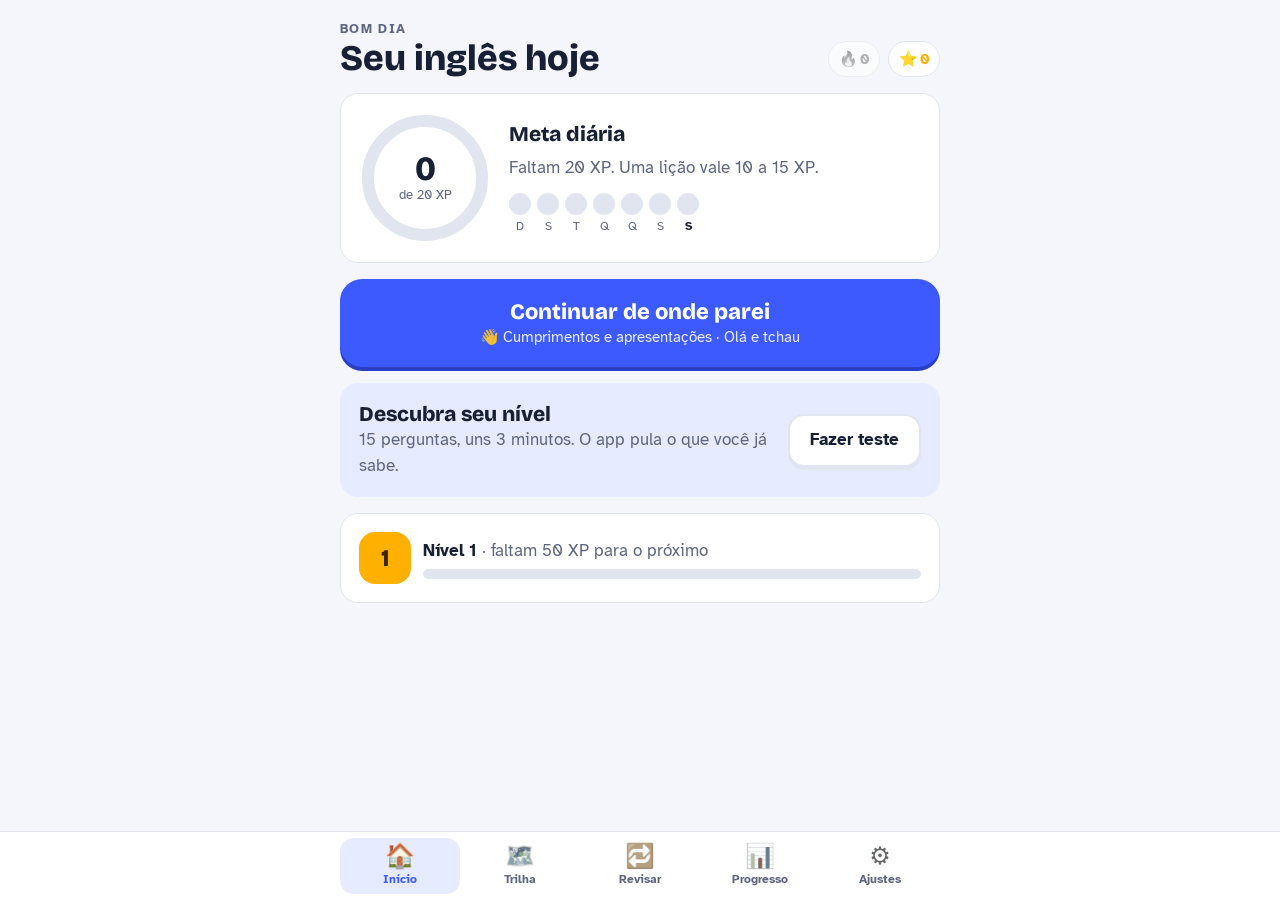
<file: index.html>
<!doctype html>
<html lang="pt-BR">
<head>
  <meta charset="utf-8">
  <meta name="viewport" content="width=device-width, initial-scale=1, viewport-fit=cover">
  <title>Speak Up</title>
  <meta name="description" content="Inglês com foco em conversação e pronúncia, gratuito e no seu aparelho.">
  <meta name="theme-color" content="#3d5afe">
  <link rel="manifest" href="manifest.webmanifest">
  <link rel="icon" href="icones/icone-192.png">
  <link rel="apple-touch-icon" href="icones/icone-192.png">
  <link rel="preconnect" href="https://fonts.googleapis.com">
  <link rel="preconnect" href="https://fonts.gstatic.com" crossorigin>
  <link rel="stylesheet" crossorigin href="https://fonts.googleapis.com/css2?family=Atkinson+Hyperlegible:wght@400;700&family=Bricolage+Grotesque:opsz,wght@12..96,600;12..96,800&family=Charis+SIL&display=swap">
  <link rel="stylesheet" href="css/app.css">
</head>
<body>
  <main id="tela" class="tela">
    <p class="suave" style="padding:24px 0">Carregando…</p>
  </main>
  <noscript>Este app precisa de JavaScript ligado.</noscript>
  <script type="module" src="js/principal.js"></script>
</body>
</html>
</file>
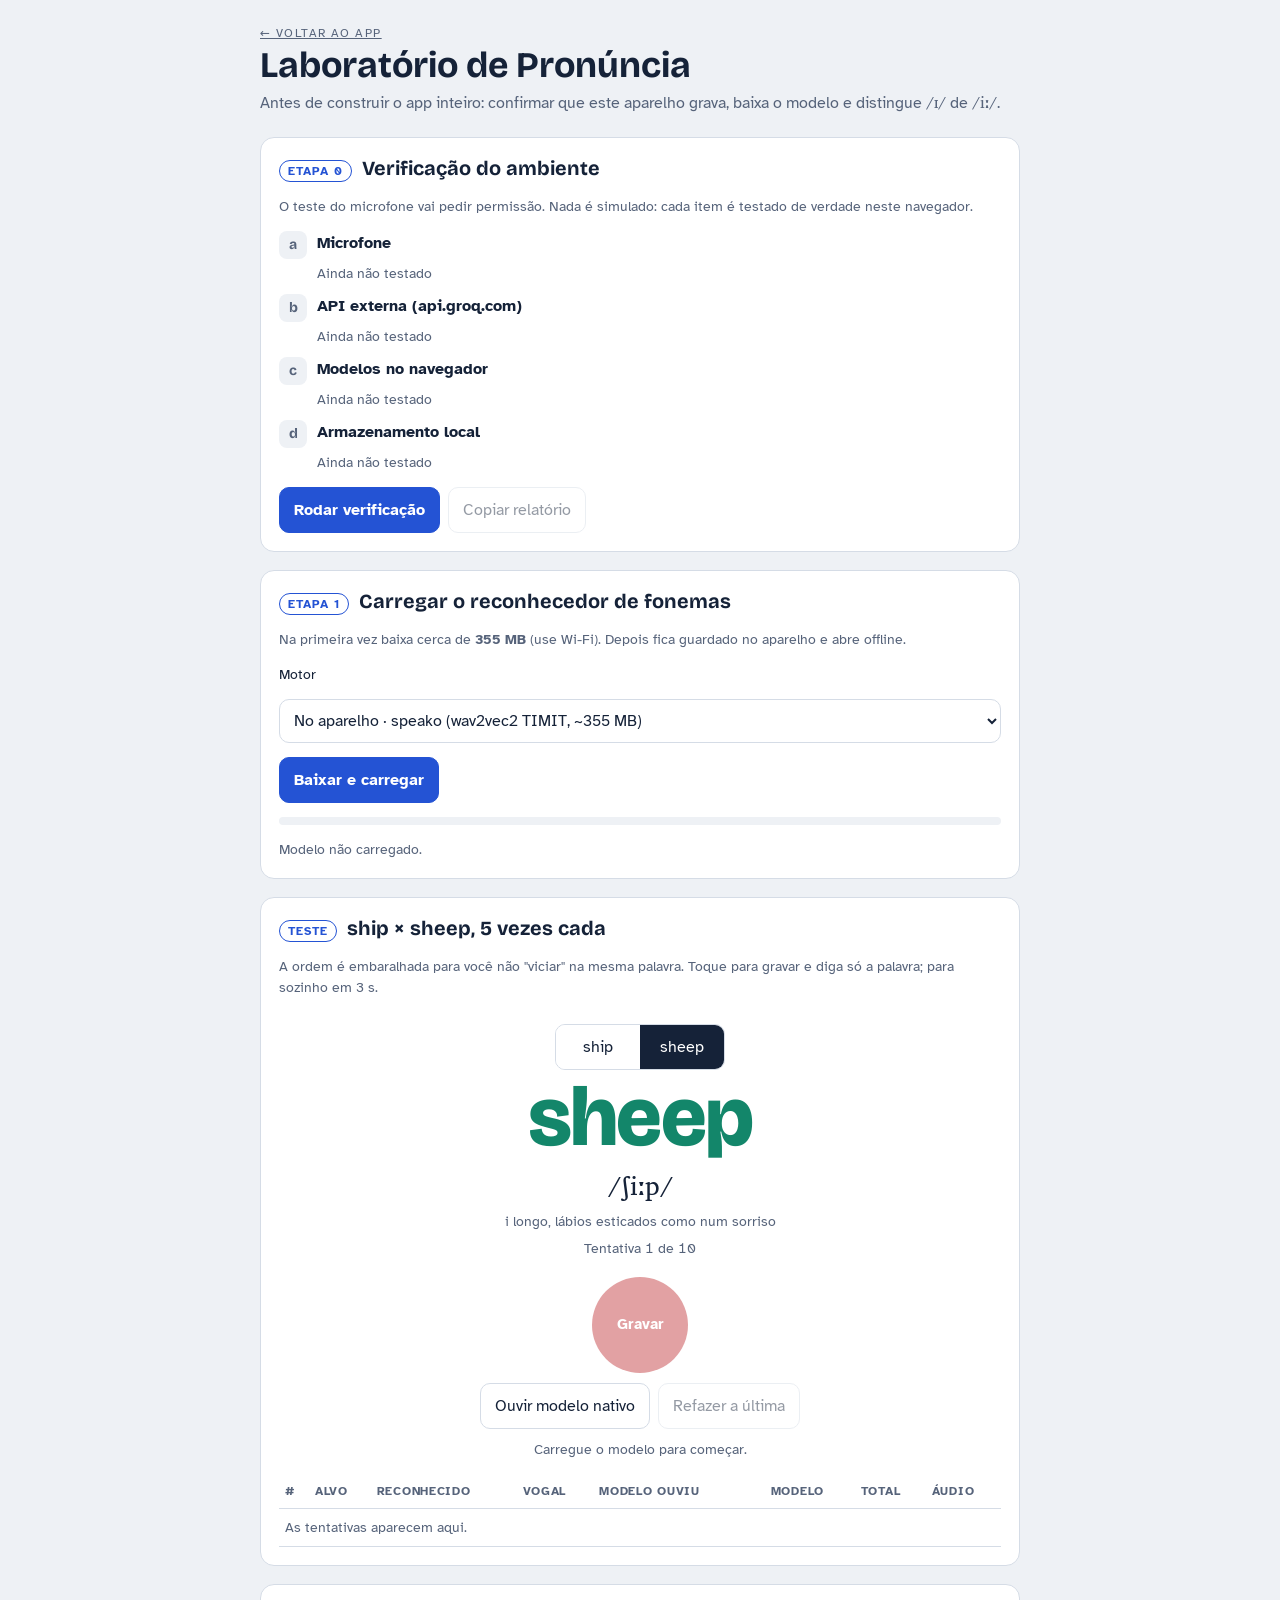
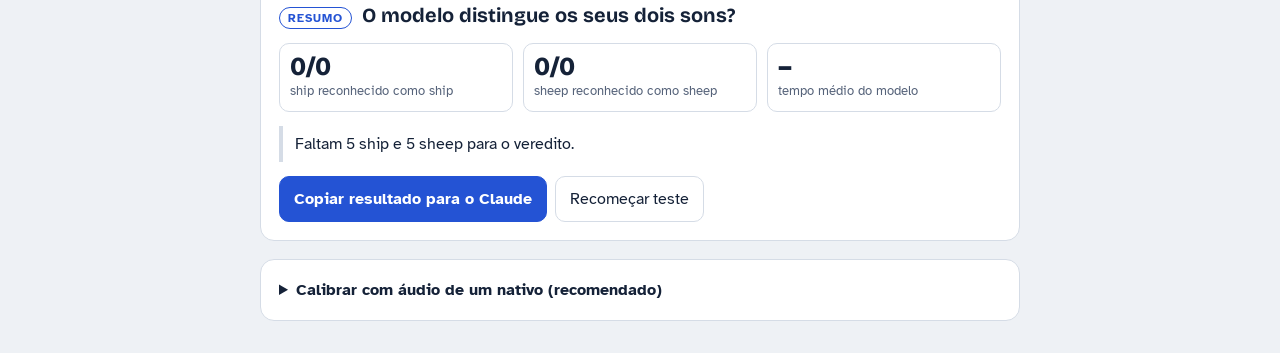
<file: laboratorio.html>
<!doctype html>
<html lang="pt-BR">
<head>
  <meta charset="utf-8">
  <meta name="viewport" content="width=device-width, initial-scale=1, viewport-fit=cover">
  <title>Laboratório de Pronúncia</title>
  <meta name="description" content="Diagnóstico do ambiente e teste de pronúncia ship × sheep com reconhecimento de fonemas no aparelho.">
  <meta name="theme-color" content="#2453d4">
  <link rel="manifest" href="manifest.webmanifest">
  <link rel="icon" href="icones/icone-192.png">
  <link rel="apple-touch-icon" href="icones/icone-192.png">
  <link rel="preconnect" href="https://fonts.googleapis.com">
  <link rel="preconnect" href="https://fonts.gstatic.com" crossorigin>
  <link rel="stylesheet" crossorigin href="https://fonts.googleapis.com/css2?family=Atkinson+Hyperlegible:wght@400;700&family=Bricolage+Grotesque:opsz,wght@12..96,700;12..96,800&family=Charis+SIL&display=swap">
  <link rel="stylesheet" href="css/estilo.css">
</head>
<body>
<main>
  <header class="topo">
    <a class="sobretitulo" href="./">← Voltar ao app</a>
    <h1>Laboratório de Pronúncia</h1>
    <p class="suave">Antes de construir o app inteiro: confirmar que este aparelho grava, baixa o modelo e distingue <span class="ipa">/ɪ/</span> de <span class="ipa">/iː/</span>.</p>
  </header>

  <!-- ETAPA 0 ---------------------------------------------------------->
  <section class="etapa" id="etapa0" aria-labelledby="t0">
    <div class="cabecalho-etapa"><span class="etiqueta">Etapa 0</span><h2 id="t0">Verificação do ambiente</h2></div>
    <p class="suave pequeno">O teste do microfone vai pedir permissão. Nada é simulado: cada item é testado de verdade neste navegador.</p>
    <ul class="lista-diag">
      <li id="d-mic"><span class="letra">a</span><span class="nome">Microfone</span><span class="det">Ainda não testado</span></li>
      <li id="d-api"><span class="letra">b</span><span class="nome">API externa (api.groq.com)</span><span class="det">Ainda não testado</span></li>
      <li id="d-mod"><span class="letra">c</span><span class="nome">Modelos no navegador</span><span class="det">Ainda não testado</span></li>
      <li id="d-arm"><span class="letra">d</span><span class="nome">Armazenamento local</span><span class="det">Ainda não testado</span></li>
    </ul>
    <div class="linha-botoes">
      <button class="primario" id="btn-diag">Rodar verificação</button>
      <button id="btn-copiar-diag" disabled>Copiar relatório</button>
    </div>
  </section>

  <!-- ETAPA 1A: modelo ------------------------------------------------->
  <section class="etapa" id="etapa1" aria-labelledby="t1">
    <div class="cabecalho-etapa"><span class="etiqueta">Etapa 1</span><h2 id="t1">Carregar o reconhecedor de fonemas</h2></div>
    <p class="suave pequeno">Na primeira vez baixa cerca de <b>355 MB</b> (use Wi-Fi). Depois fica guardado no aparelho e abre offline.</p>
    <label class="pequeno" for="sel-motor">Motor</label>
    <select id="sel-motor"></select>
    <div class="linha-botoes"><button class="primario" id="btn-carregar">Baixar e carregar</button></div>
    <div class="barra" aria-hidden="true"><i id="barra"></i></div>
    <p class="status" id="status-modelo">Modelo não carregado.</p>
  </section>

  <!-- ETAPA 1B: teste ship × sheep ------------------------------------->
  <section class="etapa" id="teste" aria-labelledby="t2">
    <div class="cabecalho-etapa"><span class="etiqueta">Teste</span><h2 id="t2">ship × sheep, 5 vezes cada</h2></div>
    <p class="suave pequeno">A ordem é embaralhada para você não "viciar" na mesma palavra. Toque para gravar e diga só a palavra; para sozinho em 3 s.</p>

    <div class="alvo" id="alvo" data-palavra="ship">
      <div class="seletor-alvo" role="group" aria-label="Palavra a falar">
        <button id="alvo-ship" aria-pressed="true">ship</button>
        <button id="alvo-sheep" aria-pressed="false">sheep</button>
      </div>
      <div class="palavra" id="alvo-palavra">ship</div>
      <div class="ipa" id="alvo-ipa">/ʃɪp/</div>
      <p class="suave pequeno" id="alvo-dica"></p>
      <span class="contador" id="contador">Tentativa 1 de 10</span>
    </div>

    <div class="gravar-area">
      <button class="botao-gravar" id="btn-gravar" disabled>Gravar</button>
      <div class="linha-botoes">
        <button id="btn-ouvir">Ouvir modelo nativo</button>
        <button id="btn-refazer" disabled>Refazer a última</button>
      </div>
      <p class="status" id="status-gravacao">Carregue o modelo para começar.</p>
    </div>

    <div class="tabela-rolagem">
      <table>
        <thead><tr><th>#</th><th>Alvo</th><th>Reconhecido</th><th>Vogal</th><th>Modelo ouviu</th><th></th><th>Modelo</th><th>Total</th><th>Áudio</th></tr></thead>
        <tbody id="corpo-tabela"><tr><td colspan="9" class="suave">As tentativas aparecem aqui.</td></tr></tbody>
      </table>
    </div>
  </section>

  <!-- RESUMO ---------------------------------------------------------->
  <section class="etapa" id="resumo" aria-labelledby="t3">
    <div class="cabecalho-etapa"><span class="etiqueta">Resumo</span><h2 id="t3">O modelo distingue os seus dois sons?</h2></div>
    <div class="placar">
      <div><b id="p-ship">0/0</b><span>ship reconhecido como ship</span></div>
      <div><b id="p-sheep">0/0</b><span>sheep reconhecido como sheep</span></div>
      <div><b id="p-tempo">–</b><span>tempo médio do modelo</span></div>
    </div>
    <p class="veredito" id="veredito" data-v="incompleto">Faça as 10 tentativas para ver o veredito.</p>
    <div class="linha-botoes">
      <button class="primario" id="btn-copiar-resumo">Copiar resultado para o Claude</button>
      <button id="btn-zerar">Recomeçar teste</button>
    </div>
  </section>

  <!-- CALIBRAÇÃO -->
  <section class="etapa" aria-labelledby="t4">
    <details>
      <summary id="t4">Calibrar com áudio de um nativo (recomendado)</summary>
      <div style="display:grid;gap:10px;margin-top:10px">
        <p class="suave pequeno">Se o modelo errar, pode ser o modelo ou a sua pronúncia (é justamente o som difícil para brasileiros). Baixe a gravação nativa de "ship" e de "sheep" no Wiktionary (en.wiktionary.org/wiki/ship e /sheep, ícone de áudio) e analise aqui. Se ele acertar o nativo, o modelo é confiável.</p>
        <input type="file" id="arquivo" accept="audio/*">
        <div class="linha-botoes">
          <label class="pequeno" for="arquivo-alvo">Palavra do arquivo</label>
          <select id="arquivo-alvo"><option value="ship">ship</option><option value="sheep">sheep</option></select>
          <button id="btn-arquivo" disabled>Analisar arquivo</button>
        </div>
        <p class="status" id="status-arquivo"></p>
      </div>
    </details>
  </section>
</main>
<script type="module" src="js/laboratorio.js"></script>
</body>
</html>
</file>
<file: css/app.css>
/* =============================================================
   Speak Up — estilo do app.
   Layout: coluna única centralizada (máx. 600px), barra de abas fixa
   embaixo; lições ocupam a tela toda com rodapé fixo de ação.
   Botões "de apertar" (sombra embaixo que afunda ao tocar).
   ============================================================= */
:root {
  --fundo: #f4f6fb;
  --cartao: #ffffff;
  --tinta: #182035;
  --suave: #5e6782;
  --linha: #e1e5ef;
  --primaria: #3d5afe;
  --primaria-sombra: #2a3fc4;
  --primaria-clara: #e7ebff;
  --sobre-primaria: #ffffff;
  --sucesso: #14a35e;
  --sucesso-sombra: #0e7a46;
  --sucesso-fundo: #ddf6e9;
  --erro: #e8384a;
  --erro-sombra: #b5222f;
  --erro-fundo: #fde4e6;
  --xp: #ffb000;
  --fogo: #ff6a13;
  --vida: #ff3b6b;
  --u-azul: #3d7bff; --u-laranja: #ff8a1f; --u-verde: #18b06a; --u-rosa: #ee4590; --u-roxo: #8b5cf6; --u-amarelo: #e3a800;
  --fonte-titulo: 'Bricolage Grotesque', 'Segoe UI', system-ui, sans-serif;
  --fonte-texto: 'Atkinson Hyperlegible', 'Segoe UI', system-ui, sans-serif;
  --fonte-ipa: 'Charis SIL', 'Segoe UI', serif;
  --raio: 18px;
  --altura-abas: 68px;
  color-scheme: light;
}
@media (prefers-color-scheme: dark) {
  :root:not([data-tema="claro"]) {
    --fundo: #0e121c; --cartao: #181e2c; --tinta: #eef1fa; --suave: #9ba4bd; --linha: #283044;
    --primaria: #7189ff; --primaria-sombra: #4058d6; --primaria-clara: #232c4d; --sobre-primaria: #0e121c;
    --sucesso: #34d27f; --sucesso-sombra: #1f9a59; --sucesso-fundo: #12301f;
    --erro: #ff6170; --erro-sombra: #c33a48; --erro-fundo: #3a171c;
    color-scheme: dark;
  }
}
:root[data-tema="escuro"] {
  --fundo: #0e121c; --cartao: #181e2c; --tinta: #eef1fa; --suave: #9ba4bd; --linha: #283044;
  --primaria: #7189ff; --primaria-sombra: #4058d6; --primaria-clara: #232c4d; --sobre-primaria: #0e121c;
  --sucesso: #34d27f; --sucesso-sombra: #1f9a59; --sucesso-fundo: #12301f;
  --erro: #ff6170; --erro-sombra: #c33a48; --erro-fundo: #3a171c;
  color-scheme: dark;
}

* { box-sizing: border-box; }
[hidden] { display: none !important; }
html { -webkit-text-size-adjust: 100%; }
body {
  margin: 0; background: var(--fundo); color: var(--tinta); font: 17px/1.5 var(--fonte-texto);
  padding-left: max(16px, env(safe-area-inset-left, 0px));
  padding-right: max(16px, env(safe-area-inset-right, 0px));
  padding-block: max(12px, env(safe-area-inset-top, 0px)) calc(var(--altura-abas) + 24px + env(safe-area-inset-bottom, 0px));
  -webkit-tap-highlight-color: transparent;
}
body.em-sessao { padding-bottom: env(safe-area-inset-bottom, 0px); }
body.em-sessao .abas { display: none; }
h1, h2 { font-family: var(--fonte-titulo); margin: 0; text-wrap: balance; }
h1 { font-size: clamp(28px, 7vw, 36px); font-weight: 800; line-height: 1.05; }
h2 { font-size: 21px; font-weight: 800; line-height: 1.2; }
p { margin: 0; }
.suave { color: var(--suave); }
.pequeno { font-size: 14px; }
.sobretitulo { font-size: 13px; letter-spacing: .1em; text-transform: uppercase; color: var(--suave); font-weight: 700; }
a { color: var(--primaria); }

.tela { max-width: 600px; margin: 0 auto; display: grid; grid-template-columns: minmax(0, 1fr); gap: 16px; }
.tela.entrando > * { animation: subir .28s ease-out both; }
.tela.entrando > *:nth-child(2) { animation-delay: .04s; }
.tela.entrando > *:nth-child(3) { animation-delay: .08s; }
.tela.entrando > *:nth-child(4) { animation-delay: .12s; }
@keyframes subir { from { opacity: .001; transform: translateY(8px); } to { opacity: 1; transform: none; } }

.cartao { background: var(--cartao); border: 1px solid var(--linha); border-radius: var(--raio); padding: 18px; display: grid; gap: 12px; min-width: 0; }

/* ---------- botões ---------- */
.botao {
  font: 700 17px/1.2 var(--fonte-texto); border: 0; border-radius: 16px; padding: 14px 20px; min-height: 52px;
  cursor: pointer; text-decoration: none; display: inline-flex; align-items: center; justify-content: center; gap: 8px; text-align: center;
  transition: transform .06s, box-shadow .06s;
}
.botao:active:not(:disabled) { transform: translateY(3px); }
.botao-primario { background: var(--primaria); color: var(--sobre-primaria); box-shadow: 0 4px 0 var(--primaria-sombra); }
.botao-primario:active:not(:disabled) { box-shadow: 0 1px 0 var(--primaria-sombra); }
.botao-sucesso { background: var(--sucesso); color: #fff; box-shadow: 0 4px 0 var(--sucesso-sombra); }
.botao-perigo { background: var(--erro); color: #fff; box-shadow: 0 4px 0 var(--erro-sombra); }
.botao-secundario { background: var(--cartao); color: var(--tinta); border: 2px solid var(--linha); box-shadow: 0 3px 0 var(--linha); }
.botao:disabled { background: var(--linha); color: var(--suave); box-shadow: none; cursor: not-allowed; }
.botao-largo { width: 100%; }
.botao-gigante { width: 100%; flex-direction: column; gap: 4px; padding: 20px; min-height: 88px; border-radius: 22px; }
.gigante-rotulo { font: 800 22px/1.1 var(--fonte-titulo); }
.gigante-sub { font-weight: 400; font-size: 15px; opacity: .9; }
.link { background: none; border: 0; color: var(--primaria); font: inherit; font-size: 15px; text-decoration: underline; cursor: pointer; padding: 8px 0; justify-self: start; }
.link.perigo { color: var(--erro); }
:focus-visible { outline: 3px solid var(--primaria); outline-offset: 3px; }
.linha-botoes { display: flex; flex-wrap: wrap; gap: 10px; }
select { font: inherit; font-size: 16px; color: var(--tinta); background: var(--cartao); border: 2px solid var(--linha); border-radius: 12px; padding: 10px; min-height: 48px; max-width: 100%; }

/* ---------- topo e chips ---------- */
.topo-tela { display: flex; justify-content: space-between; align-items: flex-end; gap: 12px; flex-wrap: wrap; padding-top: 8px; }
.chips { display: flex; gap: 8px; }
.chip-status { display: inline-flex; align-items: center; gap: 2px; padding: 6px 10px; border-radius: 99px; background: var(--cartao); border: 1px solid var(--linha); font-size: 15px; font-variant-numeric: tabular-nums; }
.chip-status.fogo b { color: var(--fogo); }
.chip-status.apagado { filter: grayscale(1); opacity: .6; }
.chip-status.xp b { color: var(--xp); }
.chip-status.vida b { color: var(--vida); }

/* ---------- início ---------- */
.meta-dia { grid-template-columns: auto minmax(0, 1fr); align-items: center; gap: 18px; }
.meta-anel { position: relative; width: 132px; height: 132px; }
.meta-numero { position: absolute; inset: 0; display: grid; place-content: center; text-align: center; }
.meta-numero b { font: 800 34px/1 var(--fonte-titulo); font-variant-numeric: tabular-nums; }
.meta-numero span { font-size: 13px; color: var(--suave); }
.anel-progresso { transition: stroke-dashoffset .8s ease-out; }
.meta-texto { display: grid; gap: 8px; }
.semana { display: flex; gap: 6px; margin-top: 4px; }
.dia { display: grid; justify-items: center; gap: 2px; font-size: 12px; color: var(--suave); }
.dia i { width: 22px; height: 22px; border-radius: 50%; background: var(--linha); display: block; }
.dia.feito i { background: var(--fogo); }
.dia.hoje span { color: var(--tinta); font-weight: 700; }
@media (max-width: 420px) { .meta-dia { grid-template-columns: 1fr; justify-items: center; text-align: center; } .semana { justify-content: center; } }
.convite { grid-template-columns: minmax(0, 1fr) auto; align-items: center; background: var(--primaria-clara); border-color: transparent; }
@media (max-width: 420px) { .convite { grid-template-columns: 1fr; } }
.nivel-jogador { grid-template-columns: auto minmax(0, 1fr); align-items: center; }
.nivel-selo { width: 52px; height: 52px; border-radius: 16px; background: var(--xp); color: #3a2600; display: grid; place-content: center; font: 800 24px var(--fonte-titulo); }
.nivel-info { display: grid; gap: 6px; }
.barra-fina { height: 10px; background: var(--linha); border-radius: 99px; overflow: hidden; }
.barra-fina i { display: block; height: 100%; background: var(--xp); border-radius: 99px; }

/* ---------- trilha ---------- */
.unidade { display: grid; gap: 14px; --cor: var(--u-azul); }
.cor-laranja { --cor: var(--u-laranja); } .cor-verde { --cor: var(--u-verde); } .cor-rosa { --cor: var(--u-rosa); }
.cor-roxo { --cor: var(--u-roxo); } .cor-amarelo { --cor: var(--u-amarelo); }
.unidade-topo { display: grid; grid-template-columns: auto minmax(0, 1fr) auto; gap: 12px; align-items: center; background: var(--cor); color: #fff; border-radius: var(--raio); padding: 14px 16px; }
.unidade-topo .sobretitulo { color: rgba(255,255,255,.85); }
.unidade-icone { font-size: 30px; }
.unidade-conta { font-weight: 700; font-variant-numeric: tabular-nums; background: rgba(255,255,255,.2); border-radius: 99px; padding: 4px 10px; }
.caminho { list-style: none; margin: 0; padding: 4px 0 12px; display: grid; gap: 14px; justify-items: center; }
.no { display: grid; justify-items: center; gap: 4px; transform: translateX(calc(var(--desvio) * 44px)); }
.no button {
  width: 68px; height: 64px; border-radius: 50%; border: 0; cursor: pointer; font: 800 22px var(--fonte-titulo);
  background: var(--cor); color: #fff; box-shadow: 0 6px 0 color-mix(in srgb, var(--cor) 70%, #000); transition: transform .06s;
}
.no button:active { transform: translateY(4px); box-shadow: 0 2px 0 color-mix(in srgb, var(--cor) 70%, #000); }
.no.feito button { background: var(--xp); box-shadow: 0 6px 0 #c48700; color: #3a2600; }
.no.trancado button { background: var(--linha); color: var(--suave); box-shadow: 0 6px 0 color-mix(in srgb, var(--linha) 70%, #000); }
.no.atual button { animation: pulsar 1.6s ease-in-out infinite; }
@keyframes pulsar { 0%, 100% { outline: 4px solid color-mix(in srgb, var(--cor) 35%, transparent); outline-offset: 4px; } 50% { outline: 8px solid color-mix(in srgb, var(--cor) 12%, transparent); outline-offset: 6px; } }
.no-nome { font-size: 14px; font-weight: 700; max-width: 150px; text-align: center; }
.no.trancado .no-nome { color: var(--suave); font-weight: 400; }
@media (max-width: 380px) { .no { transform: translateX(calc(var(--desvio) * 28px)); } }

/* ---------- sessão (lição) ---------- */
.sessao { min-height: calc(100dvh - 24px); display: grid; grid-template-rows: auto 1fr auto; gap: 16px; }
.sessao-topo { display: grid; grid-template-columns: auto minmax(0, 1fr) auto; gap: 14px; align-items: center; position: sticky; top: env(safe-area-inset-top, 0px); background: var(--fundo); padding-block: 8px; z-index: 2; }
.fechar { width: 44px; height: 44px; border-radius: 12px; border: 0; background: none; color: var(--suave); font-size: 24px; cursor: pointer; }
.progresso-sessao { height: 16px; background: var(--linha); border-radius: 99px; overflow: hidden; }
.progresso-sessao i { display: block; height: 100%; width: 0; background: var(--sucesso); border-radius: 99px; transition: width .35s ease-out; }
.vidas-sessao { font-weight: 700; color: var(--vida); }
.sessao-corpo { display: grid; align-content: start; gap: 18px; min-width: 0; }
.sessao-rodape { position: sticky; bottom: 0; display: grid; gap: 12px; padding-block: 12px calc(12px + env(safe-area-inset-bottom, 0px)); background: var(--fundo); }
.ex-cabecalho { display: grid; gap: 6px; }
.etiqueta { justify-self: start; font-size: 12px; font-weight: 700; letter-spacing: .08em; text-transform: uppercase; color: var(--primaria); background: var(--primaria-clara); border-radius: 99px; padding: 4px 10px; }
.etiqueta-repetir { color: var(--fogo); background: color-mix(in srgb, var(--fogo) 14%, transparent); }
.dica-inicial { display: grid; gap: 12px; background: var(--cartao); border: 1px solid var(--linha); border-radius: var(--raio); padding: 22px; font-size: 18px; }

.ex { display: grid; gap: 16px; min-width: 0; }
.destaque { display: flex; align-items: center; gap: 12px; padding: 16px; border-radius: var(--raio); background: var(--cartao); border: 1px solid var(--linha); font-size: 22px; font-weight: 700; }
.destaque.emoji { justify-content: center; font-size: 64px; padding: 10px; }
.origem { display: flex; align-items: center; gap: 10px; font-size: 20px; padding: 14px 16px; border-radius: var(--raio); background: var(--cartao); border: 1px solid var(--linha); }
.opcoes { display: grid; gap: 10px; }
.opcao, .ficha, .par {
  font: 17px/1.3 var(--fonte-texto); color: var(--tinta); background: var(--cartao); border: 2px solid var(--linha);
  box-shadow: 0 3px 0 var(--linha); border-radius: 14px; padding: 14px 16px; text-align: left; cursor: pointer; min-height: 52px;
  transition: transform .06s, border-color .12s, background .12s;
}
.opcao:active, .ficha:active, .par:active { transform: translateY(2px); box-shadow: 0 1px 0 var(--linha); }
.opcao[aria-pressed="true"], .ficha[aria-pressed="true"], .par[aria-pressed="true"] { border-color: var(--primaria); background: var(--primaria-clara); box-shadow: 0 3px 0 var(--primaria); }
.opcao-nao-sei { color: var(--suave); border-style: dashed; }
.ficha { padding: 10px 14px; min-height: 46px; }
.banco { display: flex; flex-wrap: wrap; gap: 8px; }
.linha-resposta { min-height: 64px; display: flex; flex-wrap: wrap; gap: 8px; align-content: flex-start; padding: 8px 0 12px; border-bottom: 2px solid var(--linha); background-image: linear-gradient(var(--linha), var(--linha)); background-size: 100% 2px; background-position: 0 56px; background-repeat: no-repeat; }
.frase-lacuna { font-size: 22px; line-height: 1.6; }
.vaga { display: inline-block; min-width: 80px; border-bottom: 3px solid var(--primaria); color: var(--primaria); font-weight: 700; text-align: center; padding: 0 6px; }
.traducao { font-size: 15px; }
.campo { width: 100%; font: 18px/1.4 var(--fonte-texto); color: var(--tinta); background: var(--cartao); border: 2px solid var(--linha); border-radius: 14px; padding: 14px; resize: vertical; }
.campo:focus { border-color: var(--primaria); outline: none; }
.sons { display: flex; gap: 12px; align-items: center; }
.botao-som { border: 0; background: var(--primaria-clara); color: var(--primaria); border-radius: 12px; min-width: 44px; min-height: 44px; font-size: 20px; cursor: pointer; padding: 6px 10px; font-family: var(--fonte-texto); }
.botao-som.grande { width: 96px; height: 96px; border-radius: 24px; font-size: 40px; background: var(--primaria); color: var(--sobre-primaria); box-shadow: 0 5px 0 var(--primaria-sombra); }
.ex-pares { grid-template-columns: 1fr 1fr; gap: 10px; }
.coluna { display: grid; gap: 10px; align-content: start; }
.par { text-align: center; font-weight: 700; }
.par .emoji { font-size: 20px; }
.par.casou { border-color: var(--sucesso); background: var(--sucesso-fundo); color: var(--sucesso); box-shadow: none; opacity: .55; cursor: default; animation: estalo .3s; }
.par.errou { border-color: var(--erro); background: var(--erro-fundo); animation: tremer .4s; }
.acoes-fala { display: grid; justify-items: center; gap: 12px; }
.botao-mic { width: 104px; height: 104px; border-radius: 50%; border: 0; background: var(--primaria); color: #fff; font-size: 44px; box-shadow: 0 6px 0 var(--primaria-sombra); cursor: pointer; }
.botao-mic.ouvindo { background: var(--erro); box-shadow: 0 0 0 10px color-mix(in srgb, var(--erro) 25%, transparent); animation: respirar 1s ease-in-out infinite; }
@keyframes respirar { 50% { box-shadow: 0 0 0 18px color-mix(in srgb, var(--erro) 15%, transparent); } }
.status-fala { text-align: center; color: var(--suave); }
.autoavaliacao { display: flex; gap: 10px; justify-content: center; flex-wrap: wrap; }

.feedback { border-radius: var(--raio); padding: 14px 16px; display: grid; gap: 6px; animation: subir .22s ease-out; }
.feedback strong { font: 800 20px var(--fonte-titulo); }
.feedback.bom { background: var(--sucesso-fundo); color: var(--sucesso); }
.feedback.ruim { background: var(--erro-fundo); color: var(--erro); }
.feedback .esperado { color: var(--tinta); font-size: 18px; display: flex; align-items: center; gap: 6px; flex-wrap: wrap; }
.feedback .detalhe { color: var(--suave); font-size: 15px; }
.treme { animation: tremer .4s; }
@keyframes tremer { 20%, 60% { transform: translateX(-6px); } 40%, 80% { transform: translateX(6px); } }
@keyframes estalo { 50% { transform: scale(1.06); } }

.fim { display: grid; justify-items: center; text-align: center; gap: 14px; padding-top: 6vh; }
.fim-icone { font-size: 72px; }
.fim-icone.pula { animation: pular .7s cubic-bezier(.3,1.6,.5,1) both; }
@keyframes pular { from { transform: scale(.3); opacity: .001; } to { transform: none; opacity: 1; } }
.fim-numeros { display: grid; grid-template-columns: repeat(3, minmax(0, 1fr)); gap: 10px; width: 100%; }
.fim-numeros div { background: var(--cartao); border: 1px solid var(--linha); border-radius: 14px; padding: 12px 6px; display: grid; }
.fim-numeros b { font: 800 26px var(--fonte-titulo); color: var(--xp); font-variant-numeric: tabular-nums; }
.fim-numeros div:nth-child(2) b { color: var(--sucesso); }
.fim-numeros div:nth-child(3) b { color: var(--primaria); }
.fim-numeros span { font-size: 13px; color: var(--suave); }
.nivel-grande { font-size: 44px; color: var(--primaria); }
.conquistas-novas { display: grid; gap: 8px; justify-items: center; width: 100%; }

/* ---------- conquistas ---------- */
.conquista { display: grid; grid-template-columns: auto minmax(0, 1fr); gap: 12px; align-items: center; text-align: left; background: var(--cartao); border: 1px solid var(--linha); border-radius: 14px; padding: 10px 12px; width: 100%; }
.conquista p { font-size: 13px; }
.conquista-icone { font-size: 28px; }
.conquista.bloqueada { opacity: .55; }
.grade-conquistas { display: grid; grid-template-columns: repeat(auto-fill, minmax(220px, 1fr)); gap: 10px; }

/* ---------- estatísticas ---------- */
.numeros { grid-template-columns: repeat(4, minmax(0, 1fr)); text-align: center; }
.numeros div { display: grid; }
.numeros b { font: 800 26px var(--fonte-titulo); font-variant-numeric: tabular-nums; }
.numeros span { font-size: 13px; color: var(--suave); }
@media (max-width: 420px) { .numeros { grid-template-columns: repeat(2, minmax(0, 1fr)); row-gap: 14px; } }
.barras { display: grid; gap: 12px; }
.barra-linha { display: grid; grid-template-columns: 120px minmax(0, 1fr) auto; gap: 10px; align-items: center; font-size: 15px; }
@media (max-width: 420px) { .barra-linha { grid-template-columns: 1fr auto; } .barra-trilho { grid-column: 1 / -1; grid-row: 2; } }
.barra-trilho { height: 14px; background: var(--linha); border-radius: 99px; overflow: hidden; }
.barra-trilho i { display: block; height: 100%; border-radius: 99px; }
.barra-trilho i.baixa { background: var(--sucesso); } .barra-trilho i.media { background: var(--xp); } .barra-trilho i.alta { background: var(--erro); }
.barra-valor { font-variant-numeric: tabular-nums; color: var(--suave); font-size: 14px; }
.lista-fracos { list-style: none; margin: 0; padding: 0; display: grid; gap: 8px; }
.lista-fracos li { display: grid; grid-template-columns: auto minmax(0, 1fr) auto; gap: 10px; align-items: center; }
.erros-conta { color: var(--erro); font-weight: 700; font-size: 14px; }
.calendario { display: grid; grid-template-columns: repeat(7, 1fr); gap: 6px; max-width: 320px; }
.calendario i { aspect-ratio: 1; border-radius: 6px; background: var(--linha); max-width: 100%; }
.calendario i.n1 { background: color-mix(in srgb, var(--fogo) 35%, var(--linha)); }
.calendario i.n2 { background: color-mix(in srgb, var(--fogo) 60%, var(--linha)); }
.calendario i.n3 { background: color-mix(in srgb, var(--fogo) 80%, var(--linha)); }
.calendario i.n4 { background: var(--fogo); }
.calendario i.hoje { outline: 2px solid var(--tinta); outline-offset: 1px; }
.vazio { justify-items: center; text-align: center; }

/* ---------- ajustes ---------- */
.lista-ajustes { gap: 16px; }
.ajuste { display: grid; grid-template-columns: minmax(0, 1fr) auto; gap: 12px; align-items: center; }
.ajuste select { max-width: 220px; }
@media (max-width: 460px) { .ajuste { grid-template-columns: 1fr; } .ajuste select { max-width: 100%; width: 100%; } }
.interruptor { appearance: none; width: 54px; height: 32px; border-radius: 99px; background: var(--linha); position: relative; cursor: pointer; transition: background .15s; margin: 0; }
.interruptor::after { content: ""; position: absolute; top: 4px; left: 4px; width: 24px; height: 24px; border-radius: 50%; background: #fff; transition: transform .15s; box-shadow: 0 1px 3px rgba(0,0,0,.25); }
.interruptor:checked { background: var(--sucesso); }
.interruptor:checked::after { transform: translateX(22px); }

/* ---------- abas ---------- */
.abas {
  position: fixed; left: 0; right: 0; bottom: 0; z-index: 10; display: flex; justify-content: center;
  background: var(--cartao); border-top: 1px solid var(--linha);
  padding: 6px max(8px, env(safe-area-inset-right, 0px)) calc(6px + env(safe-area-inset-bottom, 0px)) max(8px, env(safe-area-inset-left, 0px));
}
.aba { flex: 1; max-width: 120px; display: grid; justify-items: center; gap: 2px; padding: 6px 2px; border-radius: 14px; text-decoration: none; color: var(--suave); font-size: 12px; font-weight: 700; }
.aba-icone { font-size: 24px; line-height: 1; position: relative; filter: grayscale(.8); }
.aba[aria-current="page"] { color: var(--primaria); background: var(--primaria-clara); }
.aba[aria-current="page"] .aba-icone { filter: none; }
.bolinha { position: absolute; top: -6px; right: -14px; background: var(--erro); color: #fff; font: 700 11px/1 var(--fonte-texto); font-style: normal; border-radius: 99px; padding: 3px 5px; }

/* ---------- avisos e modal ---------- */
#avisos { position: fixed; top: calc(12px + env(safe-area-inset-top, 0px)); left: 50%; transform: translateX(-50%); z-index: 30; display: grid; gap: 8px; width: min(92vw, 480px); }
.aviso { background: var(--tinta); color: var(--fundo); border-radius: 14px; padding: 12px 16px; font-size: 15px; animation: subir .2s ease-out; transition: opacity .3s; }
.aviso-ok { background: var(--sucesso); color: #fff; }
.aviso-erro { background: var(--erro); color: #fff; }
.aviso.saindo { opacity: 0; }
.modal-fundo { position: fixed; inset: 0; z-index: 40; background: rgba(10, 14, 25, .55); display: grid; place-items: end center; padding: 16px; }
.modal { background: var(--cartao); border-radius: 22px; padding: 22px; width: min(100%, 460px); display: grid; gap: 12px; margin-bottom: env(safe-area-inset-bottom, 0px); animation: subir .2s ease-out; }
.modal-botoes { display: grid; grid-template-columns: 1fr 1fr; gap: 10px; margin-top: 6px; }
@media (min-width: 700px) { .modal-fundo { place-items: center; } }

@media (prefers-reduced-motion: reduce) {
  *, *::before, *::after { animation-duration: .01ms !important; animation-iteration-count: 1 !important; transition-duration: .01ms !important; }
}
</file>
<file: css/estilo.css>
/* Laboratório de pronúncia — mobile-first.
   Layout: coluna única de "bancadas" (cards de etapa) com a palavra-alvo
   em destaque, IPA em fonte própria para fonética (Charis SIL). */
:root {
  --fundo: #eef1f5;
  --superficie: #ffffff;
  --tinta: #152238;
  --tinta-suave: #56637a;
  --linha: #d5dce6;
  --acento: #2453d4;
  --acento-tinta: #ffffff;
  --ship: #c2491f;      /* /ɪ/ curto */
  --sheep: #13866a;     /* /iː/ longo */
  --ok: #13866a;
  --aviso: #a86a00;
  --falha: #c03034;
  --fonte-titulo: 'Bricolage Grotesque', 'Segoe UI', system-ui, sans-serif;
  --fonte-texto: 'Atkinson Hyperlegible', 'Segoe UI', system-ui, sans-serif;
  --fonte-ipa: 'Charis SIL', 'Gentium Plus', 'Doulos SIL', 'Segoe UI', serif;
  --raio: 14px;
}
@media (prefers-color-scheme: dark) {
  :root {
    --fundo: #0f1522; --superficie: #182133; --tinta: #e8edf6; --tinta-suave: #9ba8bd;
    --linha: #2a3650; --acento: #7c9cff; --acento-tinta: #0f1522;
    --ship: #ff8a5c; --sheep: #4fd1a8; --ok: #4fd1a8; --aviso: #f0b443; --falha: #ff6b6e;
    color-scheme: dark;
  }
}

* { box-sizing: border-box; }
html { -webkit-text-size-adjust: 100%; }
body {
  margin: 0; background: var(--fundo); color: var(--tinta);
  font: 16px/1.5 var(--fonte-texto);
  padding-left: max(16px, env(safe-area-inset-left, 0px));
  padding-right: max(16px, env(safe-area-inset-right, 0px));
  padding-block: max(16px, env(safe-area-inset-top, 0px)) max(32px, env(safe-area-inset-bottom, 0px));
}
main { max-width: 760px; margin: 0 auto; display: grid; grid-template-columns: minmax(0, 1fr); gap: 18px; }
section.etapa > * { min-width: 0; }
select { width: 100%; }

header.topo { display: grid; gap: 4px; padding-block: 8px 4px; }
.sobretitulo { font-size: 12px; letter-spacing: .12em; text-transform: uppercase; color: var(--tinta-suave); }
h1 { font: 700 clamp(26px, 6vw, 36px)/1.1 var(--fonte-titulo); margin: 0; text-wrap: balance; }
h2 { font: 700 20px/1.2 var(--fonte-titulo); margin: 0; }
p { margin: 0; }
.suave { color: var(--tinta-suave); }
.pequeno { font-size: 14px; }

section.etapa {
  background: var(--superficie); border: 1px solid var(--linha); border-radius: var(--raio);
  padding: 18px; display: grid; grid-template-columns: minmax(0, 1fr); gap: 14px; min-width: 0;
}
.cabecalho-etapa { display: flex; align-items: baseline; gap: 10px; flex-wrap: wrap; }
.etiqueta { font: 600 12px/1 var(--fonte-texto); letter-spacing: .08em; text-transform: uppercase;
  color: var(--acento); border: 1px solid currentColor; border-radius: 99px; padding: 4px 8px; }

button, select, input[type=file] { font: inherit; }
button {
  border: 1px solid var(--linha); background: var(--superficie); color: var(--tinta);
  border-radius: 10px; padding: 10px 14px; cursor: pointer; min-height: 44px;
}
button.primario { background: var(--acento); color: var(--acento-tinta); border-color: var(--acento); font-weight: 700; }
button:disabled { opacity: .45; cursor: not-allowed; }
button:focus-visible, select:focus-visible { outline: 3px solid var(--acento); outline-offset: 2px; }
select { border: 1px solid var(--linha); background: var(--superficie); color: var(--tinta);
  border-radius: 10px; padding: 10px; min-height: 44px; max-width: 100%; }
.linha-botoes { display: flex; flex-wrap: wrap; gap: 8px; align-items: center; }

/* Diagnóstico */
.lista-diag { list-style: none; margin: 0; padding: 0; display: grid; gap: 10px; }
.lista-diag li { display: grid; grid-template-columns: 28px 1fr; gap: 4px 10px; align-items: start; }
.lista-diag .letra { font: 700 14px/28px var(--fonte-titulo); text-align: center; border-radius: 8px;
  background: var(--fundo); color: var(--tinta-suave); }
.lista-diag li[data-estado=ok] .letra { background: var(--ok); color: var(--superficie); }
.lista-diag li[data-estado=aviso] .letra { background: var(--aviso); color: var(--superficie); }
.lista-diag li[data-estado=falha] .letra { background: var(--falha); color: var(--superficie); }
.lista-diag .nome { font-weight: 700; }
.lista-diag .det { grid-column: 2; font-size: 14px; color: var(--tinta-suave); overflow-wrap: anywhere; }

/* Carregamento do modelo */
.barra { height: 8px; background: var(--fundo); border-radius: 99px; overflow: hidden; }
.barra > i { display: block; height: 100%; width: 0; background: var(--acento); transition: width .2s; }
.status { font-size: 14px; color: var(--tinta-suave); overflow-wrap: anywhere; }
.status[data-estado=ok] { color: var(--ok); }
.status[data-estado=falha] { color: var(--falha); }

/* Palavra-alvo */
.alvo { display: grid; gap: 6px; justify-items: center; text-align: center; padding: 12px 0 4px; }
.alvo .palavra { font: 800 clamp(52px, 16vw, 84px)/1 var(--fonte-titulo); letter-spacing: -.02em; }
.alvo[data-palavra=ship] .palavra { color: var(--ship); }
.alvo[data-palavra=sheep] .palavra { color: var(--sheep); }
.ipa { font-family: var(--fonte-ipa); }
.alvo .ipa { font-size: 26px; }
.contador { font-size: 14px; color: var(--tinta-suave); font-variant-numeric: tabular-nums; }
.seletor-alvo { display: inline-flex; border: 1px solid var(--linha); border-radius: 10px; overflow: hidden; }
.seletor-alvo button { border: 0; border-radius: 0; min-width: 84px; }
.seletor-alvo button[aria-pressed=true] { background: var(--tinta); color: var(--superficie); }

.gravar-area { display: grid; justify-items: center; gap: 10px; }
.botao-gravar {
  width: 96px; height: 96px; border-radius: 50%; border: 0; background: var(--falha); color: #fff;
  font: 700 15px/1.1 var(--fonte-texto); box-shadow: 0 0 0 calc(var(--nivel, 0) * 22px) color-mix(in srgb, var(--falha) 25%, transparent);
  transition: box-shadow .08s;
}
.botao-gravar[data-gravando=true] { background: var(--tinta); }

/* Tabela de resultados */
.tabela-rolagem { overflow-x: auto; }
table { border-collapse: collapse; width: 100%; font-size: 14px; font-variant-numeric: tabular-nums; }
th, td { text-align: left; padding: 8px 6px; border-bottom: 1px solid var(--linha); white-space: nowrap; }
th { font-size: 12px; text-transform: uppercase; letter-spacing: .06em; color: var(--tinta-suave); font-weight: 600; }
td.ipa { font-size: 18px; }
.chip { display: inline-block; border-radius: 99px; padding: 2px 8px; font-weight: 700; font-size: 13px; }
.chip.ship { color: var(--ship); border: 1px solid var(--ship); }
.chip.sheep { color: var(--sheep); border: 1px solid var(--sheep); }
.chip.outro { color: var(--tinta-suave); border: 1px solid var(--linha); }
.certo { color: var(--ok); font-weight: 700; }
.errado { color: var(--falha); font-weight: 700; }
td button { min-height: 32px; padding: 4px 10px; }

/* Resumo */
.placar { display: grid; grid-template-columns: repeat(3, minmax(0, 1fr)); gap: 10px; }
.placar div { border: 1px solid var(--linha); border-radius: 10px; padding: 10px; display: grid; gap: 2px; }
.placar b { font: 800 26px/1 var(--fonte-titulo); font-variant-numeric: tabular-nums; }
.placar span { font-size: 13px; color: var(--tinta-suave); }
.veredito { border-left: 4px solid var(--linha); padding: 6px 12px; }
.veredito[data-v=distingue] { border-color: var(--ok); }
.veredito[data-v=parcial] { border-color: var(--aviso); }
.veredito[data-v=nao-distingue] { border-color: var(--falha); }

details summary { cursor: pointer; font-weight: 700; }
@media (max-width: 420px) { .placar { grid-template-columns: 1fr 1fr; } }
@media (prefers-reduced-motion: reduce) { * { transition: none !important; } }
</file>
